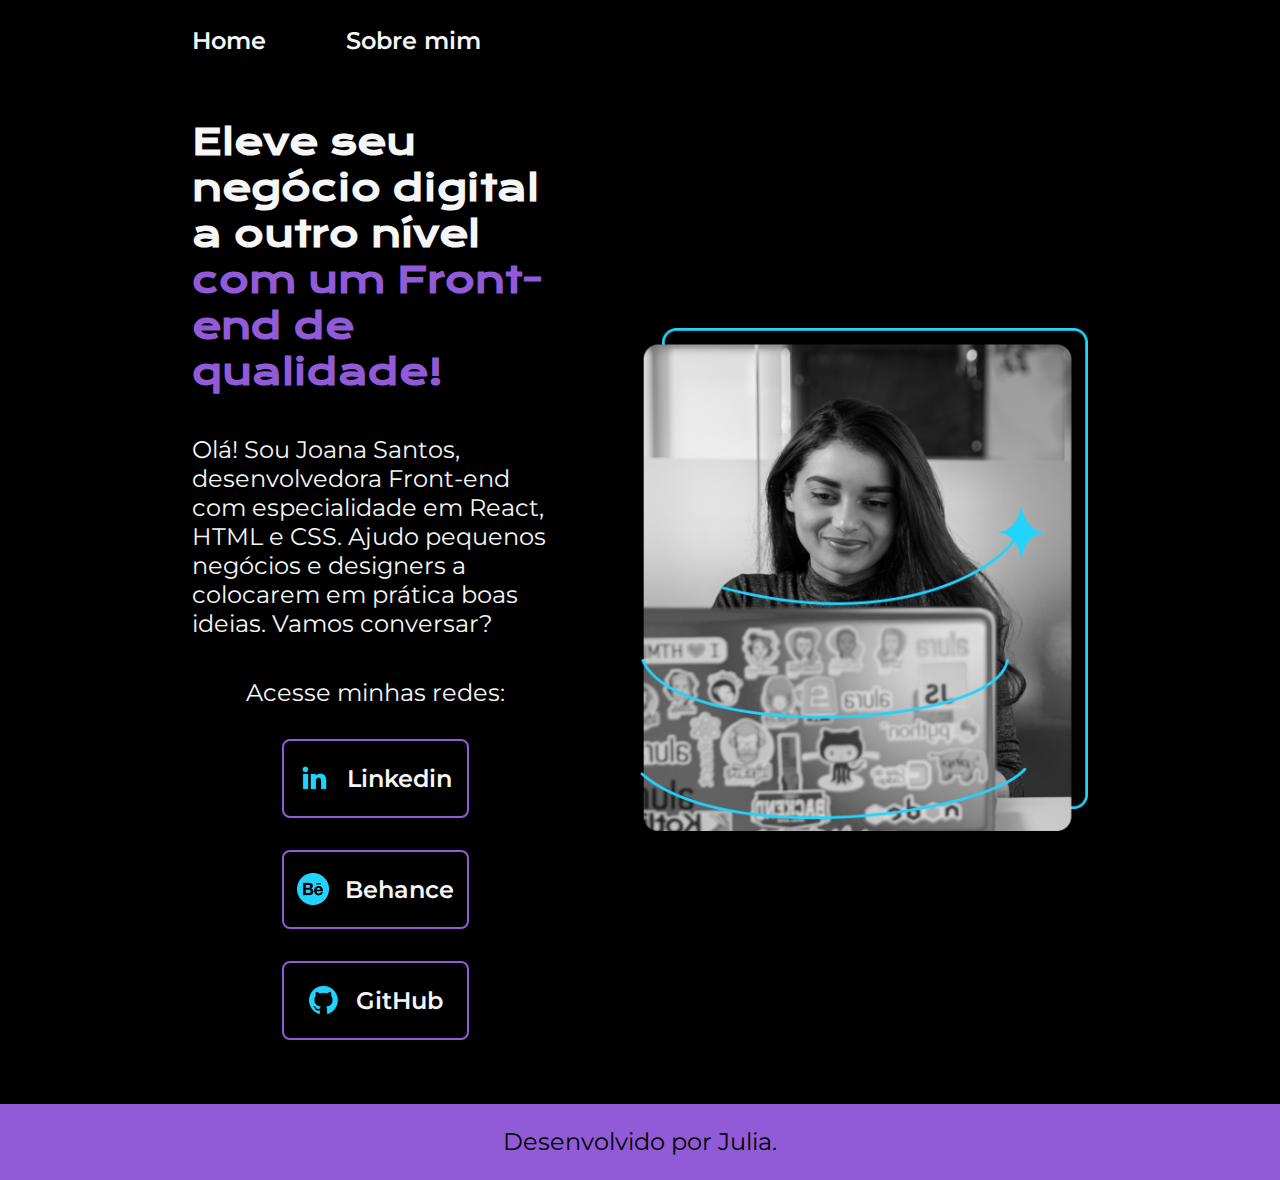
<file: index.html>
<!DOCTYPE html>
<html lang="pt-br">
<head>
    <meta charset="UTF-8">
    <meta http-equiv="X-UA-Compatible" content="IE=edge">
    <meta name="viewport" content="width=device-width, initial-scale=1.0">
    <link rel="stylesheet" href="./styles/style.css">
    <title>Portfólio</title>
</head>
<body>
  <header class="cabecalho">
    <nav class="cabecalho__menu">
    <a href="index.html" class="cabecalho__menu__link">Home</a>
    <a href="./about.html" class="cabecalho__menu__link">Sobre mim</a>
  </header>
  <main class="apresentacao">
    <section class="apresentacao__conteudo">
        <h1 class="apresentacao__conteudo__titulo">Eleve seu negócio digital a outro nível <strong>com um Front-end de qualidade!</strong></h1>
        <p class="apresentacao__conteudo__texto">Olá! Sou Joana Santos, desenvolvedora Front-end com especialidade em React, HTML e CSS. Ajudo pequenos negócios e designers a colocarem em prática boas ideias. Vamos conversar?</p>
        <div class="apresentacao__links">
          <h2 class="link__titulo">Acesse minhas redes:</h2>
          <a class="apresentacao__links__navegacao" href="https://www.linkedin.com/in/juliafigueredo/" class="linkedin"> <img src="img/linkedin.png" alt="Logo LinkedIn"> Linkedin</a>
          <a class="apresentacao__links__navegacao" href="https://www.behance.net/juliafigueredo" class="beh"> <img src="img/behance.png" alt="Logo Behance"> Behance</a>
          <a class="apresentacao__links__navegacao" href="" class="Git"> <img src="img/github.png" alt="Logo GitHub"> GitHub</a>
       </div>
    </section>
    <img class="apresentacao__imagem" src="img/Imagem.png" alt="logo menina"> 
</main>
<footer>
  <p class="rodape">Desenvolvido por Julia.</p>
</footer>

</body>

</html>
</file>
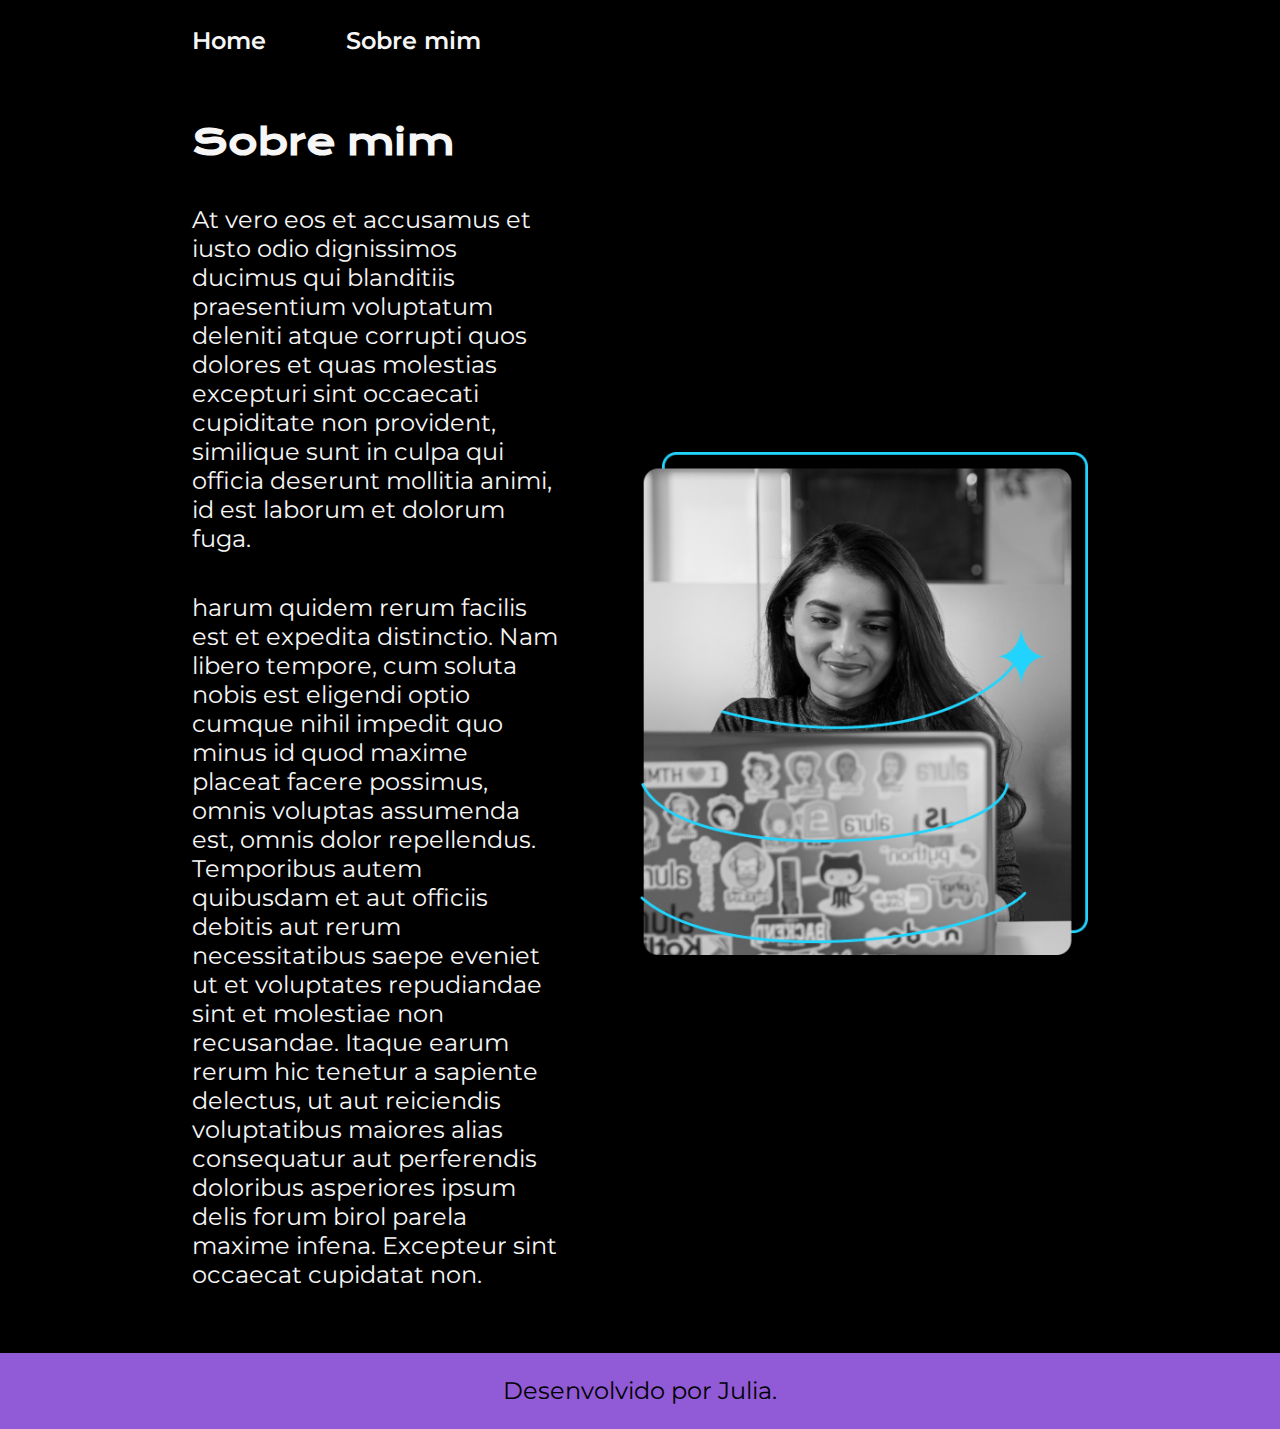
<file: about.html>
<!DOCTYPE html>
<html lang="pt-br">
<head>
    <meta charset="UTF-8">
    <meta http-equiv="X-UA-Compatible" content="IE=edge">
    <meta name="viewport" content="width=device-width, initial-scale=1.0">
    <title>Sobre mim</title>
    <link rel="stylesheet" href="./styles/style.css">
</head>
<body>
    <header class="cabecalho">
        <nav class="cabecalho__menu">
        <a href="index.html" class="cabecalho__menu__link">Home</a>
        <a href="./about.html" class="cabecalho__menu__link">Sobre mim</a>
        </nav>
      </header>
    <main class="apresentacao">
        <section class="apresentacao__conteudo">
            <h1 class="apresentacao__conteudo__titulo">Sobre mim</h1>
             <p class="apresentacao__conteudo__texto">At vero eos et accusamus et iusto odio dignissimos ducimus qui blanditiis praesentium voluptatum deleniti atque corrupti quos dolores et quas molestias excepturi sint occaecati cupiditate non provident, similique sunt in culpa qui officia deserunt mollitia animi, id est laborum et dolorum fuga.</p>
            <p class="apresentacao__conteudo__texto"> harum quidem rerum facilis est et expedita distinctio. Nam libero tempore, cum soluta nobis est eligendi optio cumque nihil impedit quo minus id quod maxime placeat facere possimus, omnis voluptas assumenda est, omnis dolor repellendus. Temporibus autem quibusdam et aut officiis debitis aut rerum necessitatibus saepe eveniet ut et voluptates repudiandae sint et molestiae non recusandae. Itaque earum rerum hic tenetur a sapiente delectus, ut aut reiciendis voluptatibus maiores alias consequatur aut perferendis doloribus asperiores ipsum delis forum birol parela maxime infena. Excepteur sint occaecat cupidatat non.</p>
        </section>
        <img class="apresentacao__imagem" src="img/Imagem.png" alt="logo menina"> 
    </main>
    <footer>
        <p class="rodape">Desenvolvido por Julia.</p>
      </footer>
</body>
</html>
</file>
<file: styles/style.css>
@import url('https://fonts.googleapis.com/css2?family=Krona+One&family=Montserrat:wght@400;600&display=swap');

:root{
    --cor--primaria: #000000;
    --cor--secundaria: #f6f6f6;
    --cor--terciaria: #915AD7;
    --cor--hover: #272727;

    --fonte--primaria: 'Krona One', sans-serif;
    --fonte--secundaria: 'Montserrat', sans-serif;
}

*{
    margin: 0;
    padding: 0;
}

body{
    box-sizing: border-box;
    /* height: 100vh; */
    background-color: black;
    color: var(--cor--secundaria);
}
strong{
    color: var(--cor--terciaria); 
}

.cabecalho{
    padding: 2% 0% 0% 15%;
}
.cabecalho__menu{
    display: flex;
    gap: 80px;
}
.cabecalho__menu__link{
    font-size: 1.5rem;
    font-weight: 600;
    font-family: var(--fonte--secundaria);
    text-decoration: none;
    color: var(--cor--secundaria);
}
.cabecalho__menu__link:hover{
    color: var(--cor--terciaria);
}
.apresentacao {
    gap: 82px;
    padding: 5% 15%;
    display: flex;
    align-items: center;
    justify-content: space-between;
   }
.apresentacao__conteudo {
    width: 50%;
    display: flex;
    flex-direction: column;
    gap: 40px;
}
.apresentacao__conteudo__titulo {
    font-size: 2.25rem;
    font-family: var(--fonte--primaria);
}

 .apresentacao__conteudo__texto {
    font-size: 1.5rem;
    font-family: var(--fonte--secundaria);
}
.apresentacao__links{
    display: flex;
    flex-direction: column;
    align-items: center;
    gap: 2rem;
}
.link__titulo{
    font-family: var(--fonte--secundaria);
    font-weight: 400;
}
.apresentacao__links__navegacao{
    display: flex;
    align-items: center;
    justify-content: center;
    gap: 1rem;
    font-size: 1.5rem;
    text-decoration: none;
    font-family:var(--fonte--secundaria);
    text-align: center;
    font-weight: 600;
    color: #f6f6f6;
    width: 50%;
    padding: 21.5px 0;
    border-radius: 8px;
    border: 2px solid var(--cor--terciaria);
}
.apresentacao__links__navegacao:hover{
    background-color: var(--cor--hover);
    }
.apresentacao__imagem{
    width: 50%;
}

footer{
    background-color: var(--cor--terciaria);
    text-align: center;
    color: var(--cor--primaria);
    padding: 23.64px;
    font-family: var(--fonte--secundaria);
    font-size: 1.5rem;
}

@media (max-width: 1200px){
.cabecalho{
padding: 10%;
}
.cabecalho__menu{
    justify-content: center;
}
.apresentacao{
    flex-direction: column-reverse;
    padding: 5%;
}
.apresentacao__conteudo{
width: auto;
}
}
</file>
